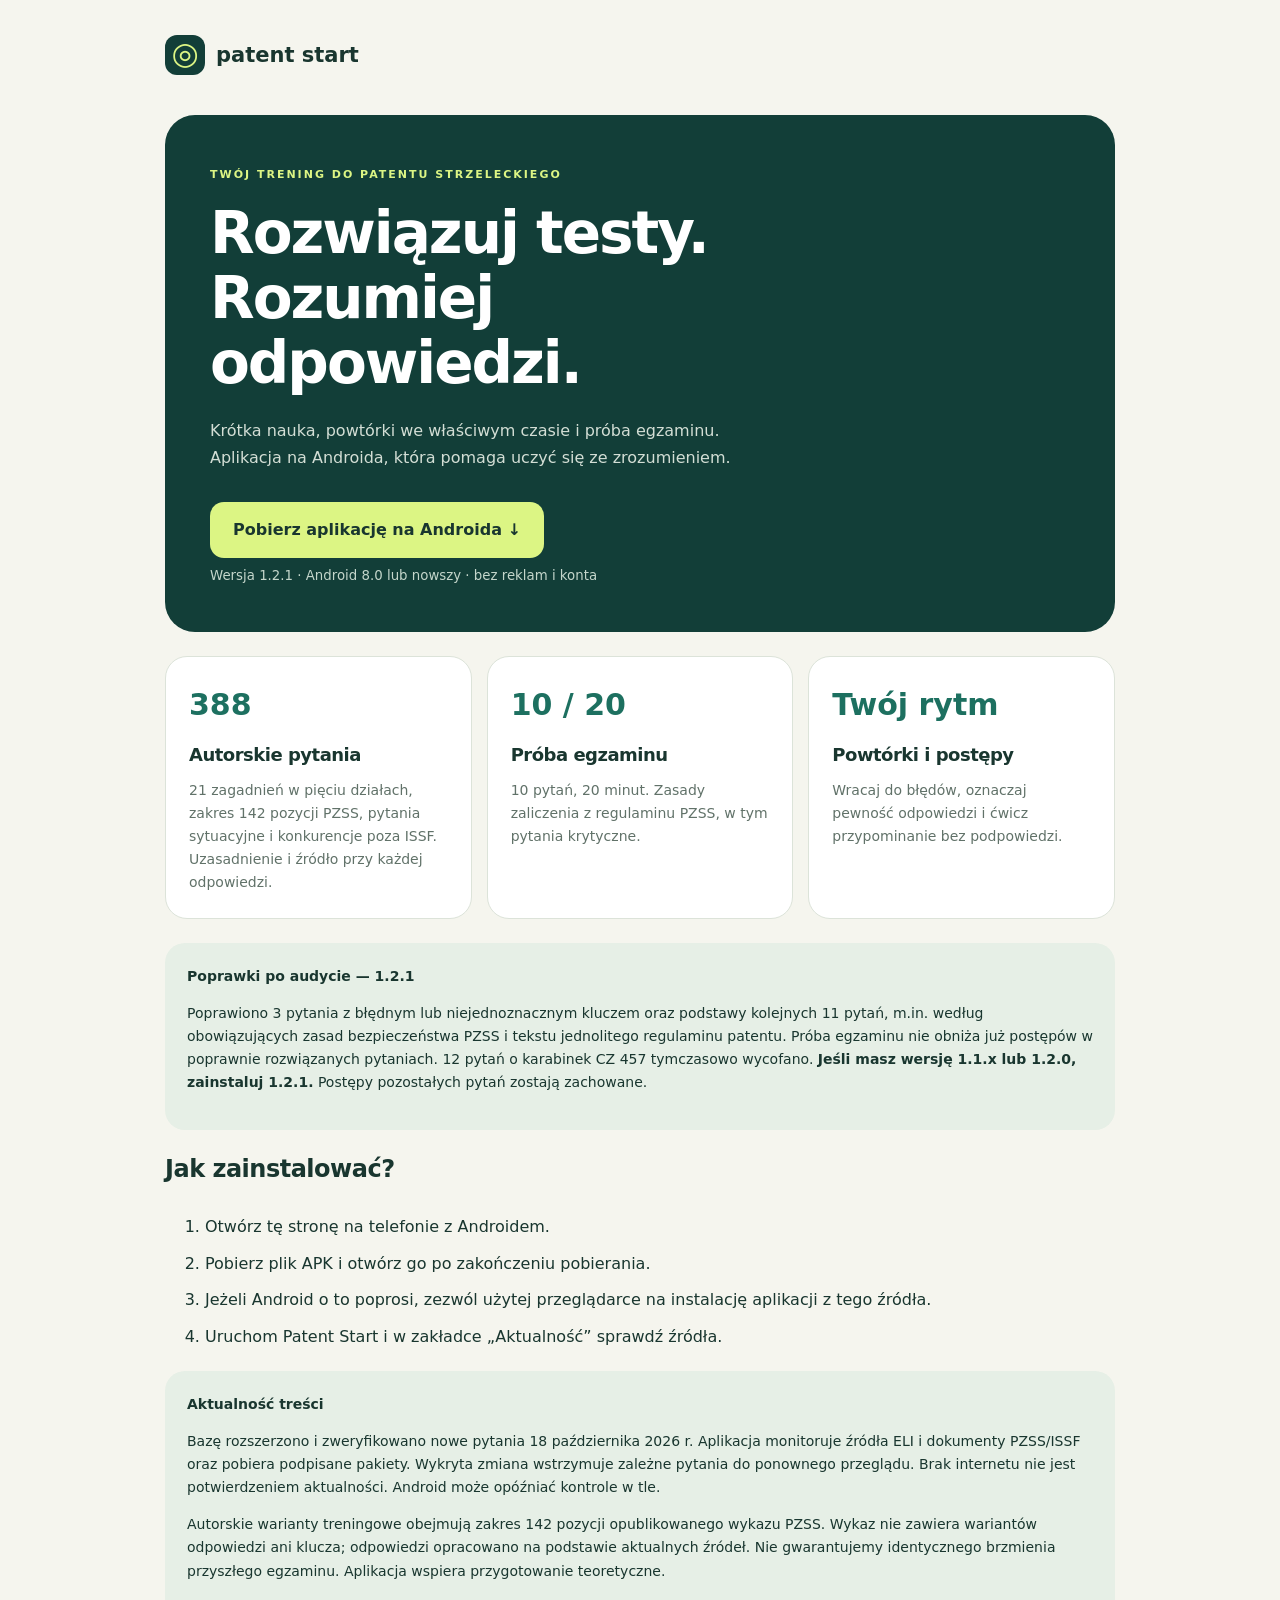
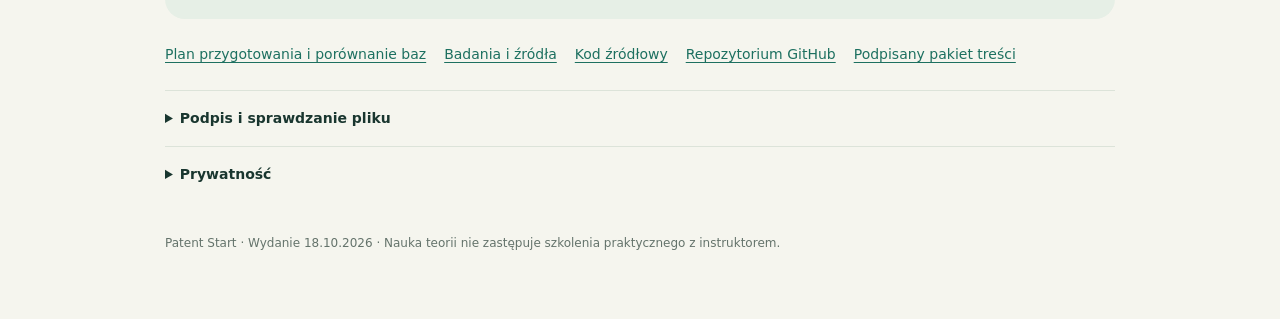
<file: index.html>
<!doctype html><html lang="pl"><head><meta charset="utf-8"><meta name="viewport" content="width=device-width,initial-scale=1"><meta name="theme-color" content="#123e38"><title>Patent Start — pobierz aplikację na Androida</title><style>*{box-sizing:border-box}body{margin:0;background:#f5f5ee;color:#19362f;font:16px/1.65 system-ui,sans-serif}main{max-width:1000px;margin:auto;padding:35px 25px 65px}.brand{font-weight:800;font-size:21px;display:flex;gap:11px;align-items:center}.mark{background:#123e38;color:#dcf584;border-radius:12px;width:40px;height:40px;text-align:center;font-size:31px;line-height:37px}.hero{margin-top:40px;background:#123e38;color:#fff;border-radius:30px;padding:45px;position:relative;overflow:hidden}.hero h1{font-size:clamp(34px,6vw,58px);line-height:1.12;letter-spacing:-2px;max-width:650px;margin:15px 0 22px}.hero p{max-width:570px;color:#d3ded5}.tag{color:#dcf584;font-size:11px;letter-spacing:2px;font-weight:750}.download{display:inline-block;background:#dcf584;color:#19362f;text-decoration:none;border-radius:14px;padding:15px 23px;font-weight:750;margin:15px 0 7px}.hero small{display:block;color:#c4d6cb}.grid{display:grid;grid-template-columns:repeat(3,1fr);gap:15px;margin:24px 0}.card{border:1px solid #dce3d9;background:white;border-radius:22px;padding:23px}.card h2{font-size:18px;line-height:1.4;margin:0 0 12px}.card p{font-size:14px;color:#617269;margin:0}.number{display:block;font-size:30px;font-weight:800;color:#1d7060;margin-bottom:12px}h2{letter-spacing:-.5px}a{color:#1d7060;text-underline-offset:3px}li{padding:5px 0}.note{background:#e6efe6;padding:22px;border-radius:20px;font-size:14px}.links{display:flex;gap:18px;flex-wrap:wrap;margin:24px 0;font-size:14px}footer{color:#64736b;font-size:12px;margin-top:32px}code{overflow-wrap:anywhere;font-size:11px}details{border-top:1px solid #dce3d9;padding:16px 0;font-size:14px}summary{font-weight:700;cursor:pointer}@media(max-width:650px){.hero{padding:28px}.grid{grid-template-columns:1fr}.hero h1{letter-spacing:-1px}.card{padding:20px}.number{font-size:23px}}</style></head><body><main><div class="brand"><span class="mark" aria-hidden="true">◎</span>patent start</div><section class="hero"><span class="tag">TWÓJ TRENING DO PATENTU STRZELECKIEGO</span><h1>Rozwiązuj testy.<br>Rozumiej odpowiedzi.</h1><p>Krótka nauka, powtórki we właściwym czasie i próba egzaminu. Aplikacja na Androida, która pomaga uczyć się ze zrozumieniem.</p><a class="download" href="Patent-Start-1.2.1.apk" download>Pobierz aplikację na Androida ↓</a><small>Wersja 1.2.1 · Android 8.0 lub nowszy · bez reklam i konta</small></section><section class="grid"><div class="card"><span class="number">388</span><h2>Autorskie pytania</h2><p>21 zagadnień w pięciu działach, zakres 142 pozycji PZSS, pytania sytuacyjne i konkurencje poza ISSF. Uzasadnienie i źródło przy każdej odpowiedzi.</p></div><div class="card"><span class="number">10 / 20</span><h2>Próba egzaminu</h2><p>10 pytań, 20 minut. Zasady zaliczenia z regulaminu PZSS, w tym pytania krytyczne.</p></div><div class="card"><span class="number">Twój rytm</span><h2>Powtórki i postępy</h2><p>Wracaj do błędów, oznaczaj pewność odpowiedzi i ćwicz przypominanie bez podpowiedzi.</p></div></section><div class="note"><b>Poprawki po audycie — 1.2.1</b><p>Poprawiono 3 pytania z błędnym lub niejednoznacznym kluczem oraz podstawy kolejnych 11 pytań, m.in. według obowiązujących zasad bezpieczeństwa PZSS i tekstu jednolitego regulaminu patentu. Próba egzaminu nie obniża już postępów w poprawnie rozwiązanych pytaniach. 12 pytań o karabinek CZ 457 tymczasowo wycofano. <b>Jeśli masz wersję 1.1.x lub 1.2.0, zainstaluj 1.2.1.</b> Postępy pozostałych pytań zostają zachowane.</p></div><h2>Jak zainstalować?</h2><ol><li>Otwórz tę stronę na telefonie z Androidem.</li><li>Pobierz plik APK i otwórz go po zakończeniu pobierania.</li><li>Jeżeli Android o to poprosi, zezwól użytej przeglądarce na instalację aplikacji z tego źródła.</li><li>Uruchom Patent Start i w zakładce „Aktualność” sprawdź źródła.</li></ol><div class="note"><b>Aktualność treści</b><p>Bazę rozszerzono i zweryfikowano nowe pytania 18 października 2026 r. Aplikacja monitoruje źródła ELI i dokumenty PZSS/ISSF oraz pobiera podpisane pakiety. Wykryta zmiana wstrzymuje zależne pytania do ponownego przeglądu. Brak internetu nie jest potwierdzeniem aktualności. Android może opóźniać kontrole w tle.</p><p>Autorskie warianty treningowe obejmują zakres 142 pozycji opublikowanego wykazu PZSS. Wykaz nie zawiera wariantów odpowiedzi ani klucza; odpowiedzi opracowano na podstawie aktualnych źródeł. Nie gwarantujemy identycznego brzmienia przyszłego egzaminu. Aplikacja wspiera przygotowanie teoretyczne.</p></div><div class="links"><a href="Plan-przygotowania.html">Plan przygotowania i porównanie baz</a><a href="Badania-i-zalozenia.txt">Badania i źródła</a><a href="https://github.com/grocjusz/patent-start/tree/main/src">Kod źródłowy</a><a href="https://github.com/grocjusz/patent-start">Repozytorium GitHub</a><a href="latest.patentpack" download>Podpisany pakiet treści</a></div><details><summary>Podpis i sprawdzanie pliku</summary><p>Suma SHA-256 APK: <a href="Patent-Start-1.2.1.apk.sha256">pobierz plik kontrolny</a>. Wydanie jest podpisane kluczem aplikacji. Pakiety pytań mają osobny podpis RSA-SHA256, weryfikowany na telefonie.</p><p>Kompilację i podpis APK sprawdzono narzędziami Android SDK. Logikę nauki oraz interfejs przetestowano. Nie przeprowadzono jeszcze testu na fizycznym telefonie użytkownika.</p></details><details><summary>Prywatność</summary><p>Postępy pozostają na telefonie. Aplikacja nie wymaga konta i nie wysyła wyników nauki. Możesz zapisać kopię do wybranego pliku. Serwisy źródłowe i hosting GitHub mogą zapisywać adres IP podczas pobierania treści.</p></details><footer>Patent Start · Wydanie 18.10.2026 · Nauka teorii nie zastępuje szkolenia praktycznego z instruktorem.</footer></main></body></html>
</file>
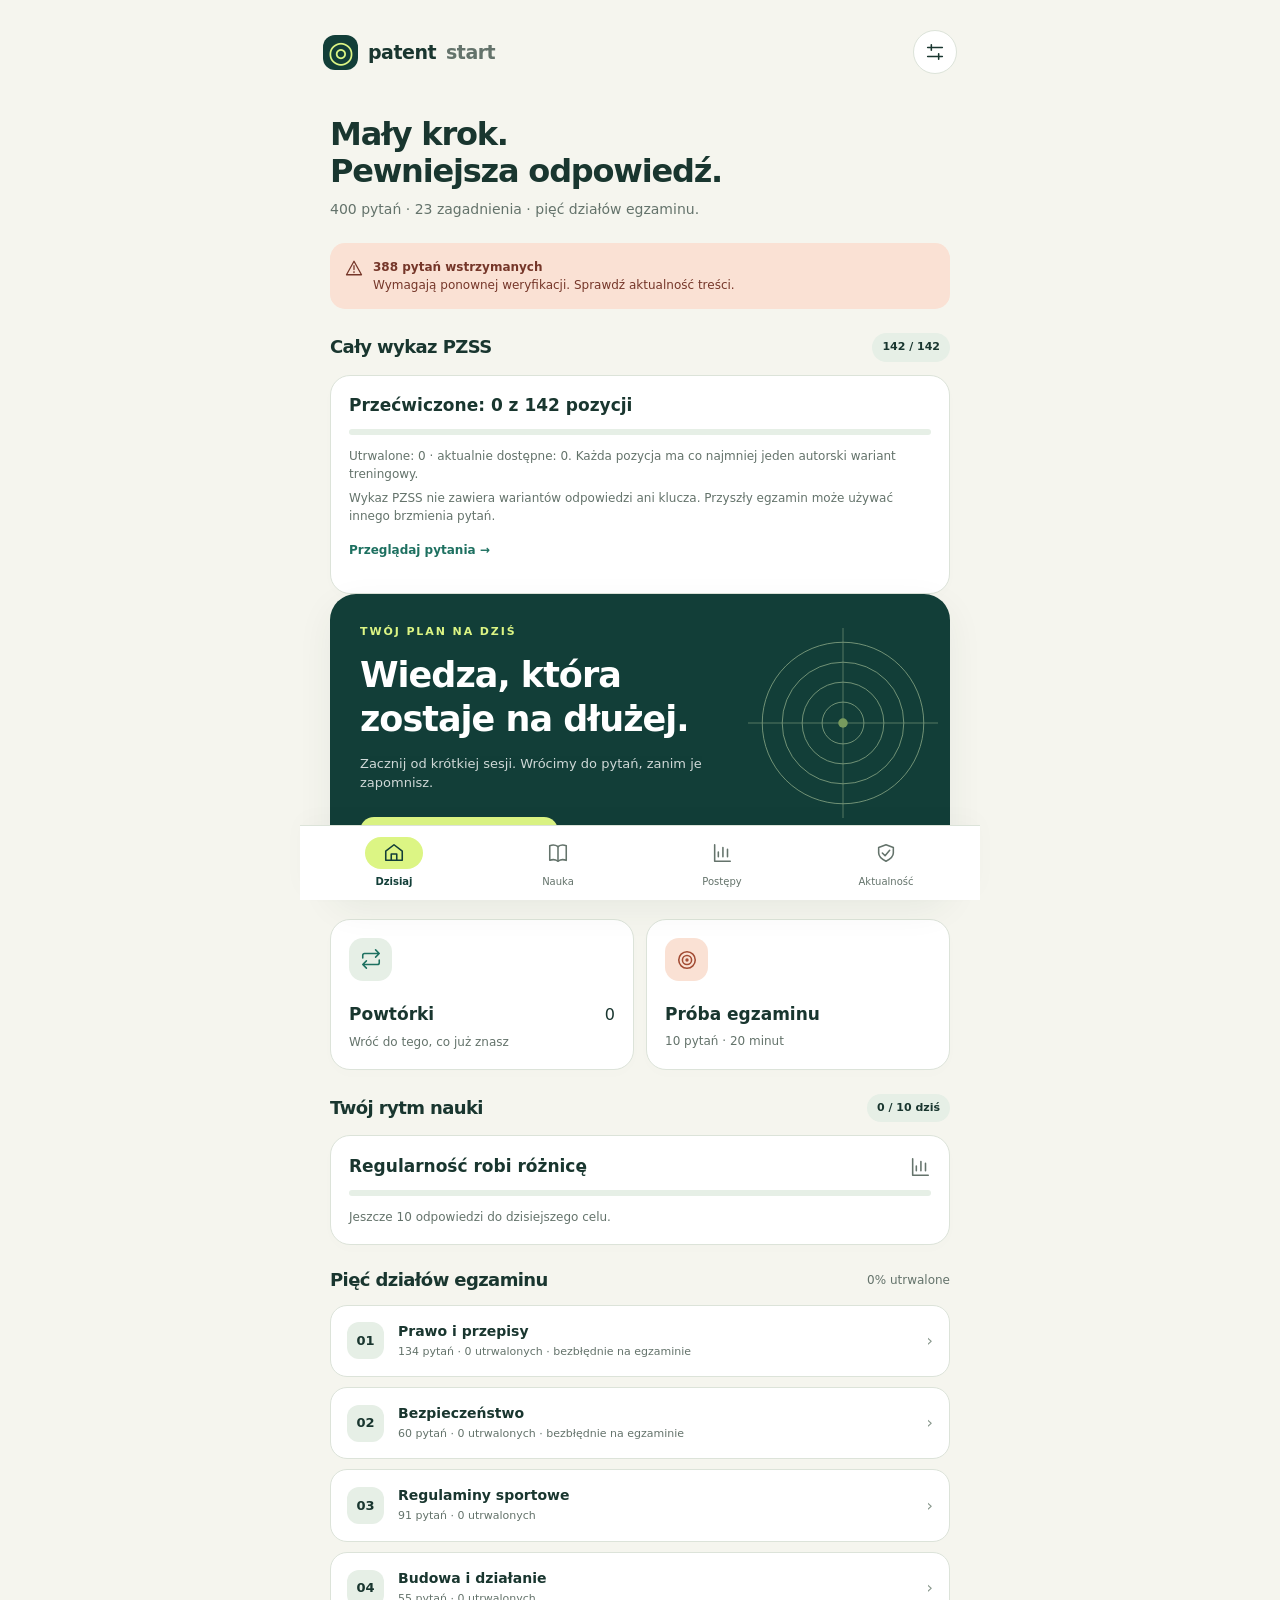
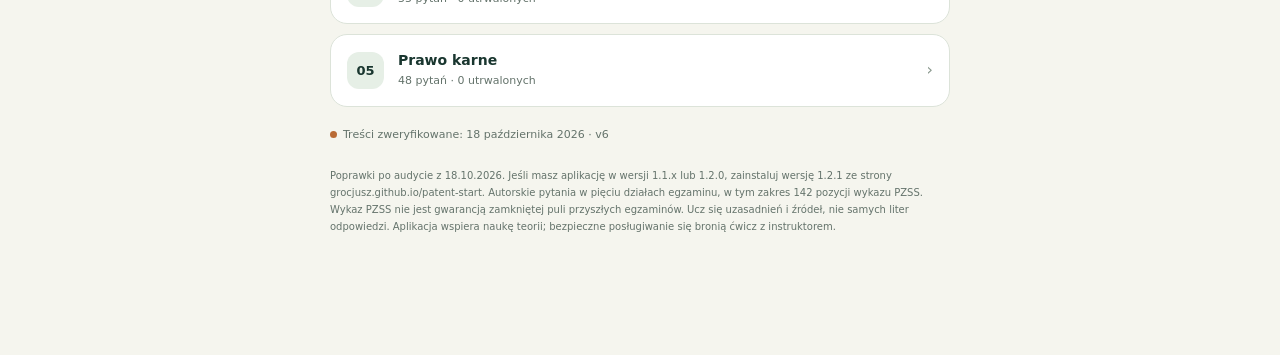
<file: src/app/assets/index.html>
<!doctype html>
<html lang="pl"><head><meta charset="utf-8"><meta name="viewport" content="width=device-width,initial-scale=1,viewport-fit=cover"><meta name="theme-color" content="#123e38"><meta http-equiv="Content-Security-Policy" content="default-src 'self'; script-src 'self'; style-src 'self' 'unsafe-inline'; img-src 'self' data:; connect-src 'self'; object-src 'none'; base-uri 'none'"><title>Patent Start</title><link rel="stylesheet" href="style.css"><script defer src="engine.js"></script><script defer src="app.js"></script></head><body><div id="app"><div class="loading"><div class="brandmark">◎</div><h1>Patent Start</h1><p>Przygotuj się ze zrozumieniem.</p></div></div><div id="toast" role="status" aria-live="polite"></div><dialog id="modal"></dialog></body></html>
</file>
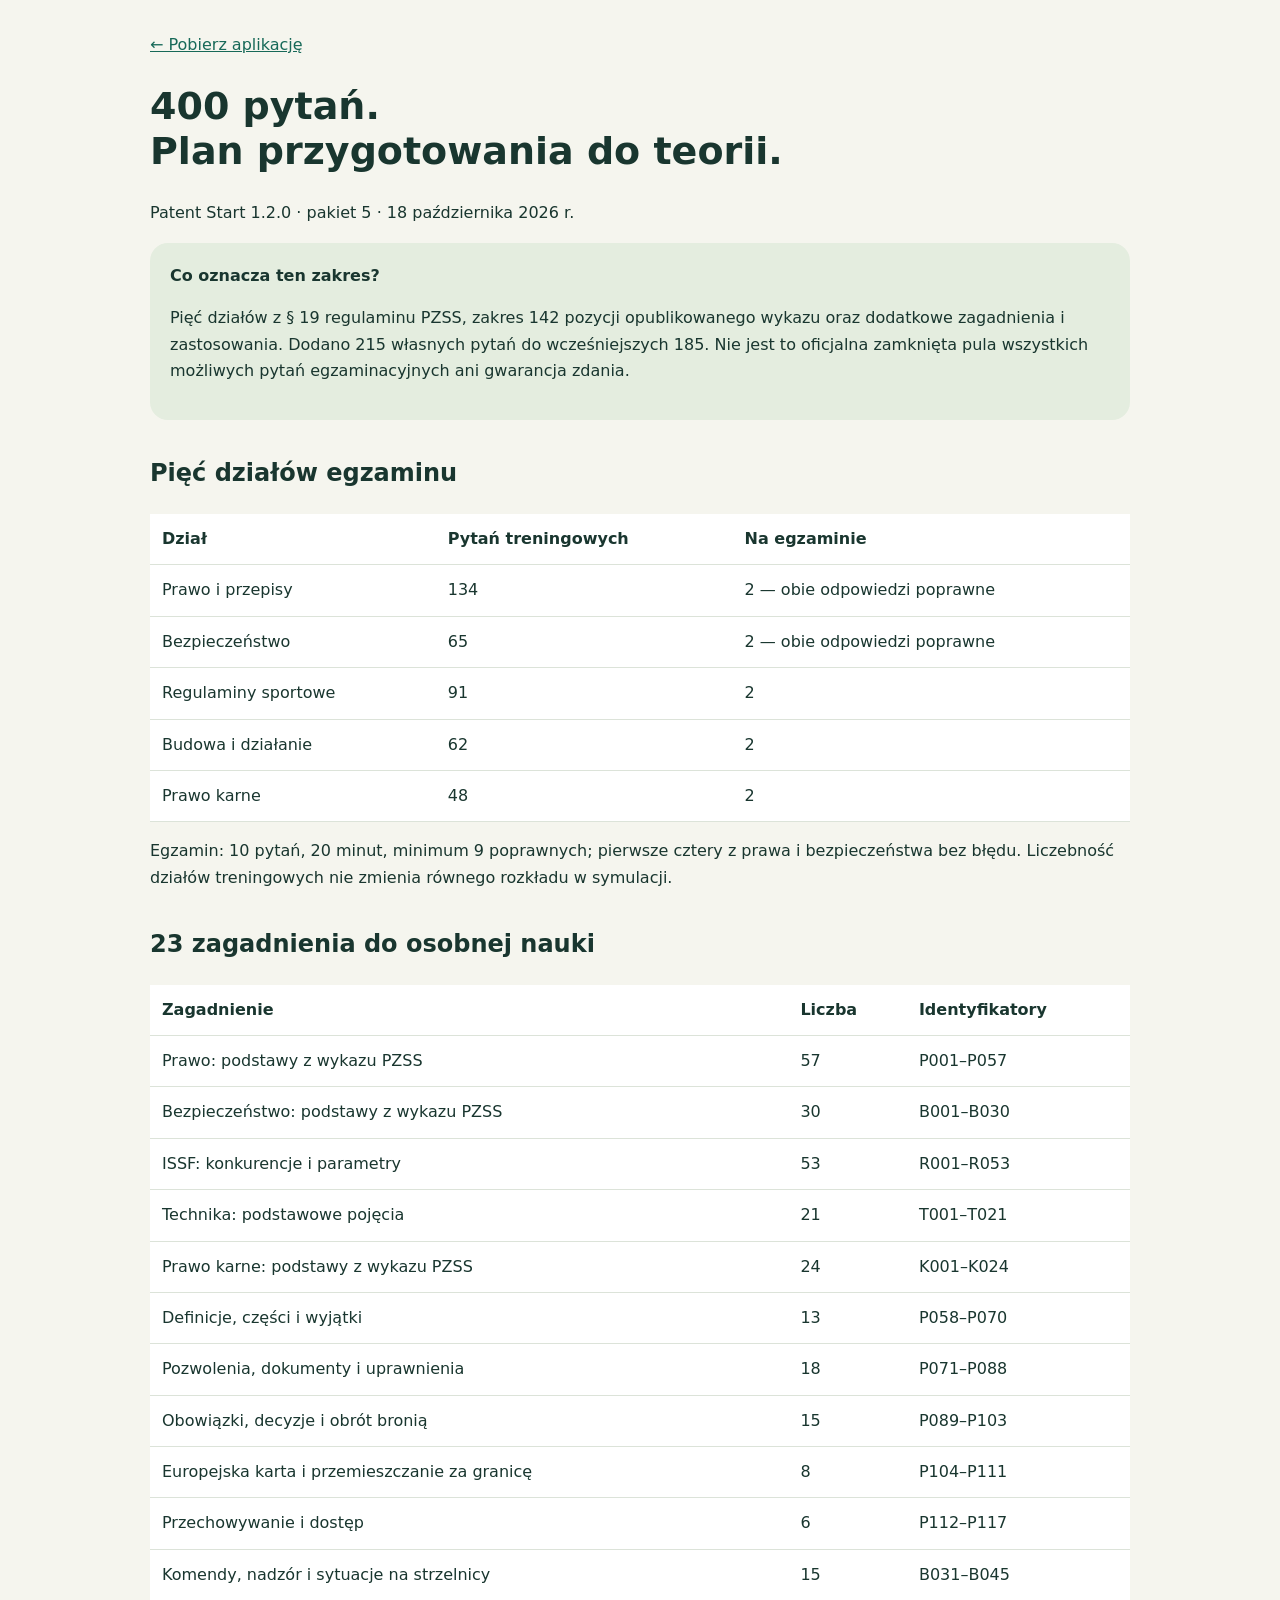
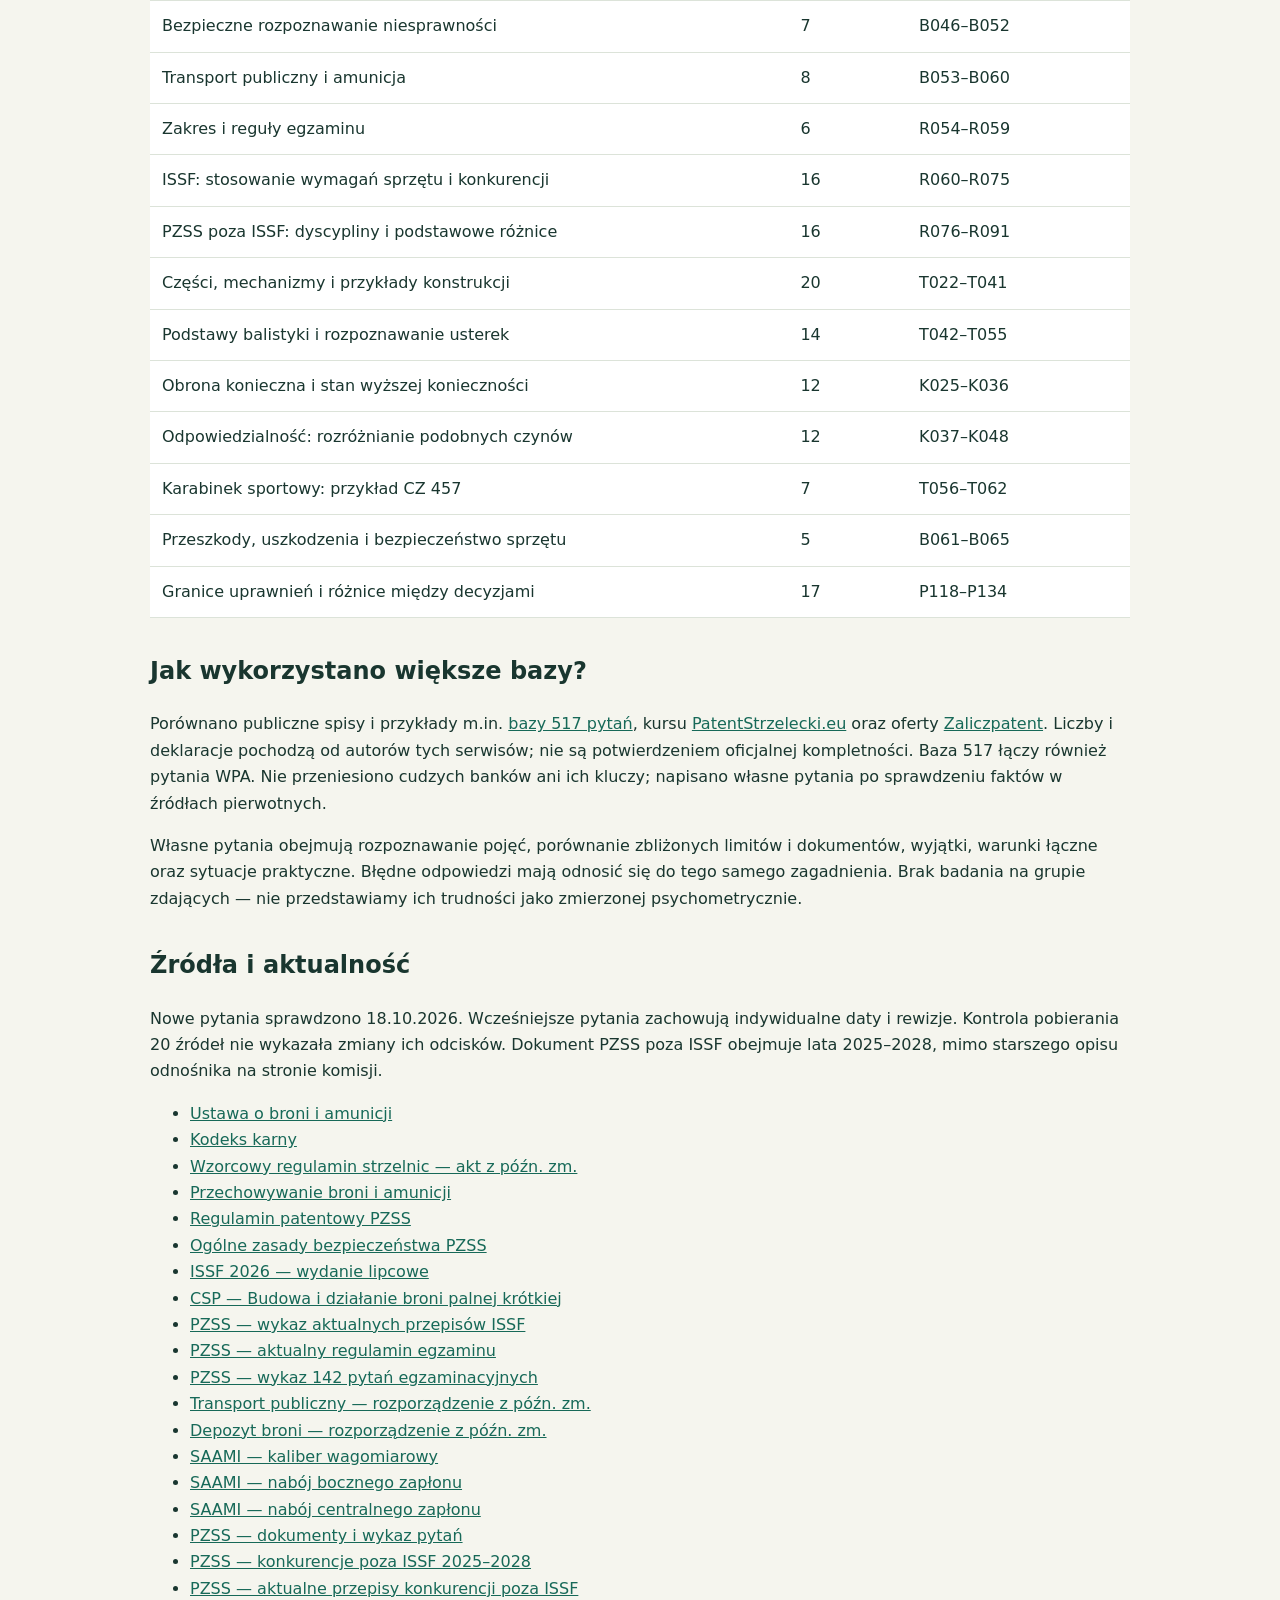
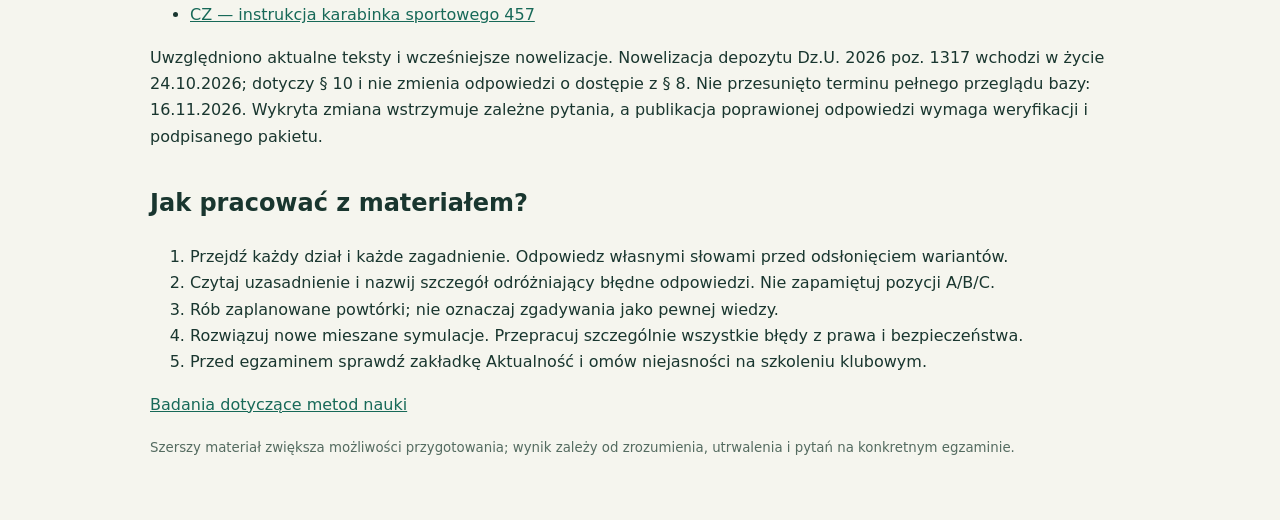
<file: Plan-przygotowania.html>
<!doctype html><html lang="pl"><meta charset="utf-8"><meta name="viewport" content="width=device-width,initial-scale=1"><title>Patent Start — plan przygotowania</title><style>body{font:16px/1.65 system-ui;background:#f5f5ee;color:#19362f;margin:0}main{max-width:980px;padding:32px 22px 60px;margin:auto}h1{font-size:38px;line-height:1.2}h2{margin-top:34px}a{color:#176958}table{width:100%;border-collapse:collapse;background:white}th,td{padding:12px;text-align:left;border-bottom:1px solid #dce3d9;vertical-align:top}.note{background:#e4eddf;border-radius:18px;padding:20px}.table{overflow:auto}small{color:#546b60}</style><main><a href="index.html">← Pobierz aplikację</a><h1>400 pytań.<br>Plan przygotowania do teorii.</h1><p>Patent Start 1.2.0 · pakiet 5 · 18 października 2026 r.</p><div class="note"><b>Co oznacza ten zakres?</b><p>Pięć działów z § 19 regulaminu PZSS, zakres 142 pozycji opublikowanego wykazu oraz dodatkowe zagadnienia i zastosowania. Dodano 215 własnych pytań do wcześniejszych 185. Nie jest to oficjalna zamknięta pula wszystkich możliwych pytań egzaminacyjnych ani gwarancja zdania.</p></div><h2>Pięć działów egzaminu</h2><div class="table"><table><thead><tr><th>Dział</th><th>Pytań treningowych</th><th>Na egzaminie</th></tr></thead><tbody><tr><td>Prawo i przepisy</td><td>134</td><td>2 — obie odpowiedzi poprawne</td></tr><tr><td>Bezpieczeństwo</td><td>65</td><td>2 — obie odpowiedzi poprawne</td></tr><tr><td>Regulaminy sportowe</td><td>91</td><td>2</td></tr><tr><td>Budowa i działanie</td><td>62</td><td>2</td></tr><tr><td>Prawo karne</td><td>48</td><td>2</td></tr></tbody></table></div><p>Egzamin: 10 pytań, 20 minut, minimum 9 poprawnych; pierwsze cztery z prawa i bezpieczeństwa bez błędu. Liczebność działów treningowych nie zmienia równego rozkładu w symulacji.</p><h2>23 zagadnienia do osobnej nauki</h2><div class="table"><table><thead><tr><th>Zagadnienie</th><th>Liczba</th><th>Identyfikatory</th></tr></thead><tbody><tr><td>Prawo: podstawy z wykazu PZSS</td><td>57</td><td>P001–P057</td></tr><tr><td>Bezpieczeństwo: podstawy z wykazu PZSS</td><td>30</td><td>B001–B030</td></tr><tr><td>ISSF: konkurencje i parametry</td><td>53</td><td>R001–R053</td></tr><tr><td>Technika: podstawowe pojęcia</td><td>21</td><td>T001–T021</td></tr><tr><td>Prawo karne: podstawy z wykazu PZSS</td><td>24</td><td>K001–K024</td></tr><tr><td>Definicje, części i wyjątki</td><td>13</td><td>P058–P070</td></tr><tr><td>Pozwolenia, dokumenty i uprawnienia</td><td>18</td><td>P071–P088</td></tr><tr><td>Obowiązki, decyzje i obrót bronią</td><td>15</td><td>P089–P103</td></tr><tr><td>Europejska karta i przemieszczanie za granicę</td><td>8</td><td>P104–P111</td></tr><tr><td>Przechowywanie i dostęp</td><td>6</td><td>P112–P117</td></tr><tr><td>Komendy, nadzór i sytuacje na strzelnicy</td><td>15</td><td>B031–B045</td></tr><tr><td>Bezpieczne rozpoznawanie niesprawności</td><td>7</td><td>B046–B052</td></tr><tr><td>Transport publiczny i amunicja</td><td>8</td><td>B053–B060</td></tr><tr><td>Zakres i reguły egzaminu</td><td>6</td><td>R054–R059</td></tr><tr><td>ISSF: stosowanie wymagań sprzętu i konkurencji</td><td>16</td><td>R060–R075</td></tr><tr><td>PZSS poza ISSF: dyscypliny i podstawowe różnice</td><td>16</td><td>R076–R091</td></tr><tr><td>Części, mechanizmy i przykłady konstrukcji</td><td>20</td><td>T022–T041</td></tr><tr><td>Podstawy balistyki i rozpoznawanie usterek</td><td>14</td><td>T042–T055</td></tr><tr><td>Obrona konieczna i stan wyższej konieczności</td><td>12</td><td>K025–K036</td></tr><tr><td>Odpowiedzialność: rozróżnianie podobnych czynów</td><td>12</td><td>K037–K048</td></tr><tr><td>Karabinek sportowy: przykład CZ 457</td><td>7</td><td>T056–T062</td></tr><tr><td>Przeszkody, uszkodzenia i bezpieczeństwo sprzętu</td><td>5</td><td>B061–B065</td></tr><tr><td>Granice uprawnień i różnice między decyzjami</td><td>17</td><td>P118–P134</td></tr></tbody></table></div><h2>Jak wykorzystano większe bazy?</h2><p>Porównano publiczne spisy i przykłady m.in. <a href="https://egzaminpatentstrzelecki.pl/pytania">bazy 517 pytań</a>, kursu <a href="https://patentstrzelecki.eu/">PatentStrzelecki.eu</a> oraz oferty <a href="https://www.zaliczpatent.pl/pytania-patent-strzelecki">Zaliczpatent</a>. Liczby i deklaracje pochodzą od autorów tych serwisów; nie są potwierdzeniem oficjalnej kompletności. Baza 517 łączy również pytania WPA. Nie przeniesiono cudzych banków ani ich kluczy; napisano własne pytania po sprawdzeniu faktów w źródłach pierwotnych.</p><p>Własne pytania obejmują rozpoznawanie pojęć, porównanie zbliżonych limitów i dokumentów, wyjątki, warunki łączne oraz sytuacje praktyczne. Błędne odpowiedzi mają odnosić się do tego samego zagadnienia. Brak badania na grupie zdających — nie przedstawiamy ich trudności jako zmierzonej psychometrycznie.</p><h2>Źródła i aktualność</h2><p>Nowe pytania sprawdzono 18.10.2026. Wcześniejsze pytania zachowują indywidualne daty i rewizje. Kontrola pobierania 20 źródeł nie wykazała zmiany ich odcisków. Dokument PZSS poza ISSF obejmuje lata 2025–2028, mimo starszego opisu odnośnika na stronie komisji.</p><ul><li><a href="https://api.sejm.gov.pl/eli/acts/DU/1999/549">Ustawa o broni i amunicji</a></li><li><a href="https://api.sejm.gov.pl/eli/acts/DU/1997/553">Kodeks karny</a></li><li><a href="https://api.sejm.gov.pl/eli/acts/DU/2000/234">Wzorcowy regulamin strzelnic — akt z późn. zm.</a></li><li><a href="https://api.sejm.gov.pl/eli/acts/DU/2014/1224">Przechowywanie broni i amunicji</a></li><li><a href="https://www.pzss.org.pl/assets/files/licencyjno-patentowa/regulamin-patent-strzelecki-2025.pdf">Regulamin patentowy PZSS</a></li><li><a href="https://www.pzss.org.pl/assets/files/licencyjno-patentowa/ogolne-zasady-bezpieczenstwa-w-sporcie-strzeleckim.pdf">Ogólne zasady bezpieczeństwa PZSS</a></li><li><a href="https://www.pzss.org.pl/assets/files/dokumenty/przepisy/kolegium-sedziow/issf/issf-2026/issf-rule-book-2026-edition-2025-second-print-07-2026-effective-1-july-2026-p.pdf">ISSF 2026 — wydanie lipcowe</a></li><li><a href="https://csp.edu.pl/download/6/16748/BudowaidzialaniebronipalnejkrotkiejDGolickiHKowaliknr71.pdf">CSP — Budowa i działanie broni palnej krótkiej</a></li><li><a href="https://www.pzss.org.pl/sedziowie/przepisy-issf-i-interpretacje">PZSS — wykaz aktualnych przepisów ISSF</a></li><li><a href="https://www.pzss.org.pl/patenty-licencje/terminy-egzaminow">PZSS — aktualny regulamin egzaminu</a></li><li><a href="https://www.pzss.org.pl/assets/files/licencyjno-patentowa/pytania-egzaminacyjne-na-patent-strzelcki-1.pdf">PZSS — wykaz 142 pytań egzaminacyjnych</a></li><li><a href="https://api.sejm.gov.pl/eli/acts/DU/2000/390">Transport publiczny — rozporządzenie z późn. zm.</a></li><li><a href="https://api.sejm.gov.pl/eli/acts/DU/2004/1609">Depozyt broni — rozporządzenie z późn. zm.</a></li><li><a href="https://saami.org/glossary/gauge/">SAAMI — kaliber wagomiarowy</a></li><li><a href="https://saami.org/glossary/rimfire-cartridge/">SAAMI — nabój bocznego zapłonu</a></li><li><a href="https://saami.org/glossary/centerfire-cartridge/">SAAMI — nabój centralnego zapłonu</a></li><li><a href="https://www.pzss.org.pl/patenty-licencje/patent-strzelecki">PZSS — dokumenty i wykaz pytań</a></li><li><a href="https://www.pzss.org.pl/assets/files/regulaminy/zbior-reg.-pzss-vi2025-dla-konkurencji-nieobjetych-przepisami-issf-vi-2025.pdf">PZSS — konkurencje poza ISSF 2025–2028</a></li><li><a href="https://www.pzss.org.pl/komisje/komisja-konkurencji-strzeleckich-nie-objetych-przepisami-issf">PZSS — aktualne przepisy konkurencji poza ISSF</a></li><li><a href="https://czubstrapiwebsitestorage.blob.core.windows.net/strapi-global/assets/cz_457_72f7aedd89.pdf">CZ — instrukcja karabinka sportowego 457</a></li></ul><p>Uwzględniono aktualne teksty i wcześniejsze nowelizacje. Nowelizacja depozytu Dz.U. 2026 poz. 1317 wchodzi w życie 24.10.2026; dotyczy § 10 i nie zmienia odpowiedzi o dostępie z § 8. Nie przesunięto terminu pełnego przeglądu bazy: 16.11.2026. Wykryta zmiana wstrzymuje zależne pytania, a publikacja poprawionej odpowiedzi wymaga weryfikacji i podpisanego pakietu.</p><h2>Jak pracować z materiałem?</h2><ol><li>Przejdź każdy dział i każde zagadnienie. Odpowiedz własnymi słowami przed odsłonięciem wariantów.</li><li>Czytaj uzasadnienie i nazwij szczegół odróżniający błędne odpowiedzi. Nie zapamiętuj pozycji A/B/C.</li><li>Rób zaplanowane powtórki; nie oznaczaj zgadywania jako pewnej wiedzy.</li><li>Rozwiązuj nowe mieszane symulacje. Przepracuj szczególnie wszystkie błędy z prawa i bezpieczeństwa.</li><li>Przed egzaminem sprawdź zakładkę Aktualność i omów niejasności na szkoleniu klubowym.</li></ol><p><a href="Badania-i-zalozenia.txt">Badania dotyczące metod nauki</a></p><small>Szerszy materiał zwiększa możliwości przygotowania; wynik zależy od zrozumienia, utrwalenia i pytań na konkretnym egzaminie.</small></main></html>
</file>
<file: src/app/assets/style.css>
@charset "UTF-8";
:root{--bg:#f5f5ee;--surface:#fff;--ink:#19362f;--muted:#64736b;--line:#dce3d9;--forest:#123e38;--lime:#dcf584;--teal:#1d7060;--light:#e6efe6;--coral:#fae1d4;--red:#a32f27;--shadow:0 12px 36px #163e3510;color-scheme:light;font-family:system-ui,-apple-system,"Segoe UI",sans-serif;font-size:16px}*{box-sizing:border-box}body{margin:0;background:var(--bg);color:var(--ink);line-height:1.5}button,input,select{font:inherit}button,a,input,select{-webkit-tap-highlight-color:transparent}button{cursor:pointer;border:0;color:inherit}button:focus-visible,a:focus-visible,input:focus-visible,select:focus-visible{outline:3px solid #b5812e;outline-offset:3px}button:disabled{opacity:.48;cursor:default}a{color:var(--teal);text-underline-offset:3px}h1,h2,h3,p{margin:0}h1{font-size:32px;line-height:1.16;letter-spacing:-1.2px;font-weight:760}h2{font-size:23px;line-height:1.25;letter-spacing:-.6px}h3{font-size:17px;line-height:1.35}p+p{margin-top:12px}small,.small{font-size:12px}.muted{color:var(--muted)}.eyebrow{font-size:11px;letter-spacing:1.9px;text-transform:uppercase;font-weight:750}.shell{max-width:680px;margin:auto;min-height:100dvh;padding-bottom:100px}.topbar{display:flex;justify-content:space-between;align-items:center;padding:24px 23px 12px}.brand{display:flex;gap:10px;align-items:center;letter-spacing:-.5px;font-size:19px;font-weight:800}.brandmark{display:grid;place-items:center;width:35px;height:35px;border-radius:12px;background:var(--forest);color:var(--lime);font-size:30px;line-height:1}.icon{width:22px;height:22px;display:inline-block;flex-shrink:0;vertical-align:middle}.icon-button{display:grid;place-items:center;width:44px;height:44px;border:1px solid var(--line);border-radius:50%;background:var(--surface)}main{padding:16px 23px 25px}.title{margin:10px 0 23px}.title p{margin-top:9px;color:var(--muted);font-size:14px}.hero{position:relative;overflow:hidden;background:var(--forest);border-radius:26px;color:#fff;padding:26px 24px;margin:0 0 22px;box-shadow:var(--shadow)}.hero h2{font-size:29px;max-width:240px;letter-spacing:-1px}.hero p{max-width:220px;font-size:13px;opacity:.8;margin:12px 0 24px}.hero .eyebrow{color:var(--lime);margin-bottom:14px}.target-art{position:absolute;width:170px;height:170px;right:-44px;top:34px;color:#d9edb9;opacity:.5;pointer-events:none}.target-art circle{fill:none;stroke:currentColor;stroke-width:1}.target-art .dot{fill:var(--lime);stroke:none}.btn{display:inline-flex;align-items:center;justify-content:center;gap:10px;border-radius:14px;min-height:50px;padding:12px 18px;font-weight:700;background:var(--forest);color:#fff;text-decoration:none;font-size:14px}.btn.lime{background:var(--lime);color:#19362f}.btn.soft{background:var(--light);color:var(--ink)}.btn.outline{background:transparent;border:1px solid var(--line);color:var(--ink)}.btn.wide{width:100%}.btn.danger{background:var(--red);color:white}.row{display:flex;align-items:center;justify-content:space-between;gap:12px}.section-title{margin:24px 0 13px}.section-title h2{font-size:18px}.pill{display:inline-flex;align-items:center;gap:6px;border-radius:30px;font-size:11px;font-weight:650;padding:6px 10px;background:var(--light);color:var(--ink)}.pill.warning{background:var(--coral);color:#7c3525}.pill.good{background:#e1edca;color:#35530f}.grid{display:grid;grid-template-columns:1fr 1fr;gap:12px}.card{background:var(--surface);border:1px solid var(--line);padding:18px;border-radius:20px;box-shadow:0 4px 16px #163e3503;text-align:left}.card.action{width:100%;display:block}.card .tile-icon{display:grid;place-items:center;width:43px;height:43px;border-radius:14px;background:var(--light);color:var(--teal);margin-bottom:22px}.card.coral .tile-icon{background:var(--coral);color:#a34c34}.card p{color:var(--muted);font-size:12px;margin-top:6px}.card .big{font-size:27px;font-weight:750;letter-spacing:-.8px}.progress{height:6px;background:var(--light);border-radius:8px;overflow:hidden;margin:12px 0}.progress span{height:100%;display:block;background:var(--teal);border-radius:8px;transition:width .3s}.topics{display:grid;gap:10px}.topic{display:flex;align-items:center;gap:14px;padding:16px;width:100%;background:var(--surface);border:1px solid var(--line);border-radius:17px;text-align:left}.topic .number{width:37px;height:37px;border-radius:12px;background:var(--light);display:grid;place-items:center;font-size:13px;font-weight:750;flex-shrink:0}.topic .body{flex:1}.topic .body p{font-size:11px;color:var(--muted);margin-top:3px}.topic .body h3{font-size:14px}.chevron{color:#87968b}.notice{display:flex;gap:10px;font-size:12px;padding:15px;background:var(--light);border-radius:15px;margin:15px 0}.notice.warning{background:var(--coral);color:#753629}.notice .icon{width:18px;height:18px;margin-top:1px;flex-shrink:0}.nav{position:fixed;z-index:10;bottom:0;left:50%;transform:translateX(-50%);width:min(100%,680px);display:grid;grid-template-columns:repeat(4,1fr);background:var(--surface);border-top:1px solid var(--line);padding:10px 12px max(10px,env(safe-area-inset-bottom));box-shadow:0 -8px 25px #163e3505}.nav button{display:flex;flex-direction:column;align-items:center;gap:5px;background:transparent;color:var(--muted);font-size:10px;min-height:50px}.nav button .navicon{padding:5px 18px;border-radius:30px}.nav button.active{color:var(--forest);font-weight:750}.nav button.active .navicon{background:var(--lime)}.statusline{font-size:11px;display:flex;align-items:center;gap:6px;color:var(--muted);margin:20px 0 0}.status-dot{display:inline-block;width:7px;height:7px;border-radius:50%;background:var(--teal)}.status-dot.warn{background:#b96a35}.backbar{display:flex;align-items:center;gap:14px;margin-bottom:20px}.backbar h2{font-size:18px}.quiz-meta{display:flex;align-items:center;justify-content:space-between;font-size:12px;margin-bottom:13px}.question{font-size:23px;line-height:1.4;letter-spacing:-.5px;margin:22px 0}.answers{display:grid;gap:10px}.answer{background:var(--surface);border:1.5px solid var(--line);border-radius:16px;padding:15px 13px;display:flex;align-items:center;gap:12px;text-align:left;font-size:14px;min-height:67px;transition:border-color .12s}.answer .letter{display:grid;place-items:center;background:var(--bg);width:29px;height:29px;border-radius:9px;font-size:12px;flex-shrink:0;font-weight:750}.answer.selected{border-color:var(--teal);background:var(--light)}.answer.correct{border-color:var(--teal);background:#e9f2df}.answer.wrong{border-color:#bd685c;background:#fff0e9}.answer:disabled{opacity:1}.confidence{margin:22px 0 16px}.confidence .row{margin-top:10px;gap:7px}.confidence button{flex:1;font-size:12px;border:1px solid var(--line);border-radius:10px;background:var(--surface);padding:10px 4px;min-height:43px}.confidence button.selected{background:var(--forest);color:white;border-color:var(--forest)}.feedback{padding:19px;background:var(--light);border-radius:17px;margin:20px 0}.feedback.bad{background:var(--coral)}.feedback p{font-size:14px;margin-top:9px}.feedback .source{font-size:11px;margin-top:14px;display:block}.spacer{height:16px}.subnav{display:flex;gap:7px;flex-wrap:wrap;margin:17px 0}.chip{border:1px solid var(--line);padding:8px 13px;border-radius:30px;background:var(--surface);font-size:12px;min-height:38px}.chip.active{background:var(--forest);color:white;border-color:var(--forest)}.search{width:100%;border:1px solid var(--line);border-radius:13px;padding:13px;background:var(--surface);color:var(--ink)}.result{background:var(--forest);color:white;text-align:center;border-radius:25px;padding:30px 22px}.result .score{font-size:65px;letter-spacing:-4px;font-weight:800;line-height:1.2;color:var(--lime);margin:14px 0}.result p{font-size:13px;opacity:.85;margin-top:10px}.review-item{border-bottom:1px solid var(--line);padding:17px 0}.review-item h3{font-size:14px}.review-item p{font-size:12px;margin-top:7px}.review-item .badtext{color:var(--red)}.review-item .goodtext{color:var(--teal)}.empty{text-align:center;padding:28px 20px;color:var(--muted);font-size:14px}.week{display:flex;justify-content:space-between;margin:20px 0}.day{display:flex;align-items:center;flex-direction:column;gap:9px;font-size:10px;color:var(--muted)}.day span{width:30px;height:36px;border-radius:12px;background:var(--light);display:grid;place-items:center;font-size:11px}.day.today span{border:1px solid var(--teal)}.day.done span{background:var(--forest);color:var(--lime)}.settings-block{display:grid;gap:15px;margin:20px 0}.settings-block label{display:block;font-size:12px;font-weight:700}.settings-block input,.settings-block select{width:100%;padding:12px;border:1px solid var(--line);border-radius:11px;background:var(--surface);color:var(--ink);margin-top:6px}.settings-block .hint{font-size:11px;color:var(--muted);margin-top:5px}.source-row{padding:15px 0;border-bottom:1px solid var(--line)}.source-row h3{font-size:14px}.source-row p{font-size:11px;margin-top:5px}.source-row a{display:inline-block;margin-top:6px;font-size:11px;overflow-wrap:anywhere}.lesson{font-size:14px}.lesson h3{margin:21px 0 8px}.lesson ul{padding-left:20px}.lesson li{margin:8px 0}.loading{padding:100px 30px;text-align:center}.loading .brandmark{margin:0 auto 20px;width:55px;height:55px;font-size:45px}.loading p{margin-top:12px;color:var(--muted)}#toast{position:fixed;z-index:30;bottom:100px;left:50%;transform:translateX(-50%);padding:12px 20px;border-radius:14px;background:var(--forest);color:white;max-width:90vw;box-shadow:var(--shadow);font-size:13px;display:none}dialog{border:1px solid var(--line);border-radius:22px;background:var(--surface);color:var(--ink);max-width:min(90vw,420px);padding:24px}dialog::backdrop{background:#123e3870}dialog p{font-size:14px;margin:12px 0 23px}dialog .row{justify-content:flex-end}.result-list{padding:0;list-style:none}.text-button{background:none;color:var(--teal);font-size:12px;font-weight:700;padding:8px 0}.due-label{font-variant-numeric:tabular-nums}.footer-copy{font-size:10px;line-height:1.7;color:var(--muted);margin-top:24px}.badge-number{font-variant-numeric:tabular-nums}.danger-zone{border-top:1px solid var(--line);margin-top:32px;padding-top:20px}details{border-bottom:1px solid var(--line);padding:15px 0}summary{cursor:pointer;font-size:14px;font-weight:700}details p{font-size:13px;margin-top:12px}.question-id{font-size:10px;color:var(--muted);margin-top:12px}.saved-banner{display:flex;align-items:center;gap:12px;padding:16px;border-radius:17px;background:var(--coral);margin-bottom:18px}.saved-banner p{font-size:12px;flex:1}.bookmark{margin-left:auto;color:var(--muted)}.bookmark.on{color:#b0672e}.hint-box{border:1px dashed var(--line);border-radius:17px;padding:24px;text-align:center;margin:16px 0}.hint-box p{font-size:13px;color:var(--muted);margin-bottom:16px}@media(min-width:600px){.hero h2{max-width:360px;font-size:35px}.hero p{max-width:350px}.target-art{right:12px;width:190px;height:190px}.topbar{padding-top:30px}main{padding:20px 30px}.hero{padding:30px}.question{font-size:27px}}@media(prefers-reduced-motion:reduce){*{transition:none!important}}html[data-dark="true"]{--bg:#11201c;--surface:#192e27;--ink:#e2eade;--muted:#a2b3a5;--line:#355044;--forest:#234f40;--light:#294436;--teal:#99cdb1;--coral:#4b3329;--red:#ffada1;--lime:#dcf584;color-scheme:dark}html[data-dark="true"] .answer.correct{background:#294936}html[data-dark="true"] .answer.wrong{background:#4b3329}html[data-dark="true"] .pill.warning,html[data-dark="true"] .notice.warning{color:#ffd9bf}html[data-dark="true"] .nav button.active{color:var(--ink)}html[data-dark="true"] .nav button.active .navicon{color:#19362f}
</file>
